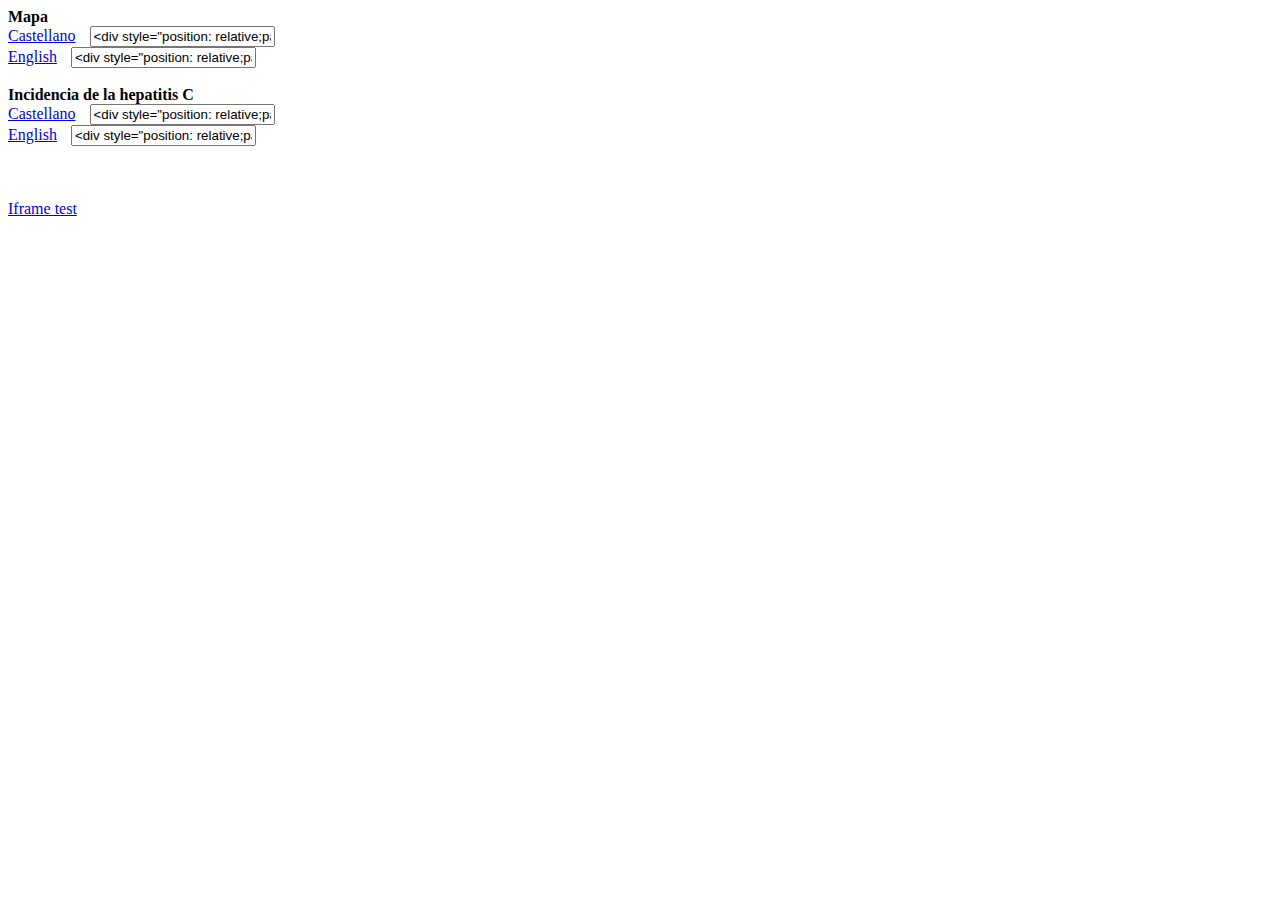
<file: index.html>
<html>
<head>
  <title></title>
  <meta content="">

  <style>
  div {font-weight:bold}
  input[type="text"]{
    margin-left:10px;
  }
  </style>
</head>
<body>
  <div>Mapa</div>
  <a href="1_Mapa/index.html?lang=es">Castellano</a> <input type="text" value='<div style="position: relative;padding-bottom: 98%;padding-top: 25px; height: 0;"><iframe src="http://isglobal.github.io/hepatitis/1_Mapa/index.html?lang=es" scrolling="no" frameborder="0" style="position: absolute;top: 0;  left: 0;width: 100%;height: 100%;"></iframe></div>' /> <br/>
  <a href="1_Mapa/index.html?lang=en">English</a> <input type="text" value='<div style="position: relative;padding-bottom: 98%;padding-top: 25px; height: 0;"><iframe src="http://isglobal.github.io/hepatitis/1_Mapa/index.html?lang=en" scrolling="no" frameborder="0" style="position: absolute;top: 0;  left: 0;width: 100%;height: 100%;"></iframe></div>' />
  <br/><br/>
  <div>Incidencia de la hepatitis C</div>
  <a href="2_Grafico/index.html">Castellano</a> <input type="text" value='<div style="position: relative;padding-bottom: 53%;padding-top: 25px; height: 0;"><iframe src="http://isglobal.github.io/hepatitis/2_Grafico/index.html" scrolling="no" frameborder="0" style="position: absolute;top: 0;  left: 0;width: 100%;height: 100%;"></iframe></div>' /> <br/>
  <a href="2_Grafico/index.html?lang=en">English</a> <input type="text" value='<div style="position: relative;padding-bottom: 53%;padding-top: 25px; height: 0;"><iframe src="http://isglobal.github.io/hepatitis/2_Grafico/index.html?lang=en" scrolling="no" frameborder="0" style="position: absolute;top: 0;  left: 0;width: 100%;height: 100%;"></iframe></div>' />

  <br/><br/>
  <br/><br/>
  <a href="iframe-test.html">Iframe test</a>

  <br/><br/>
</body>
</html>
</file>
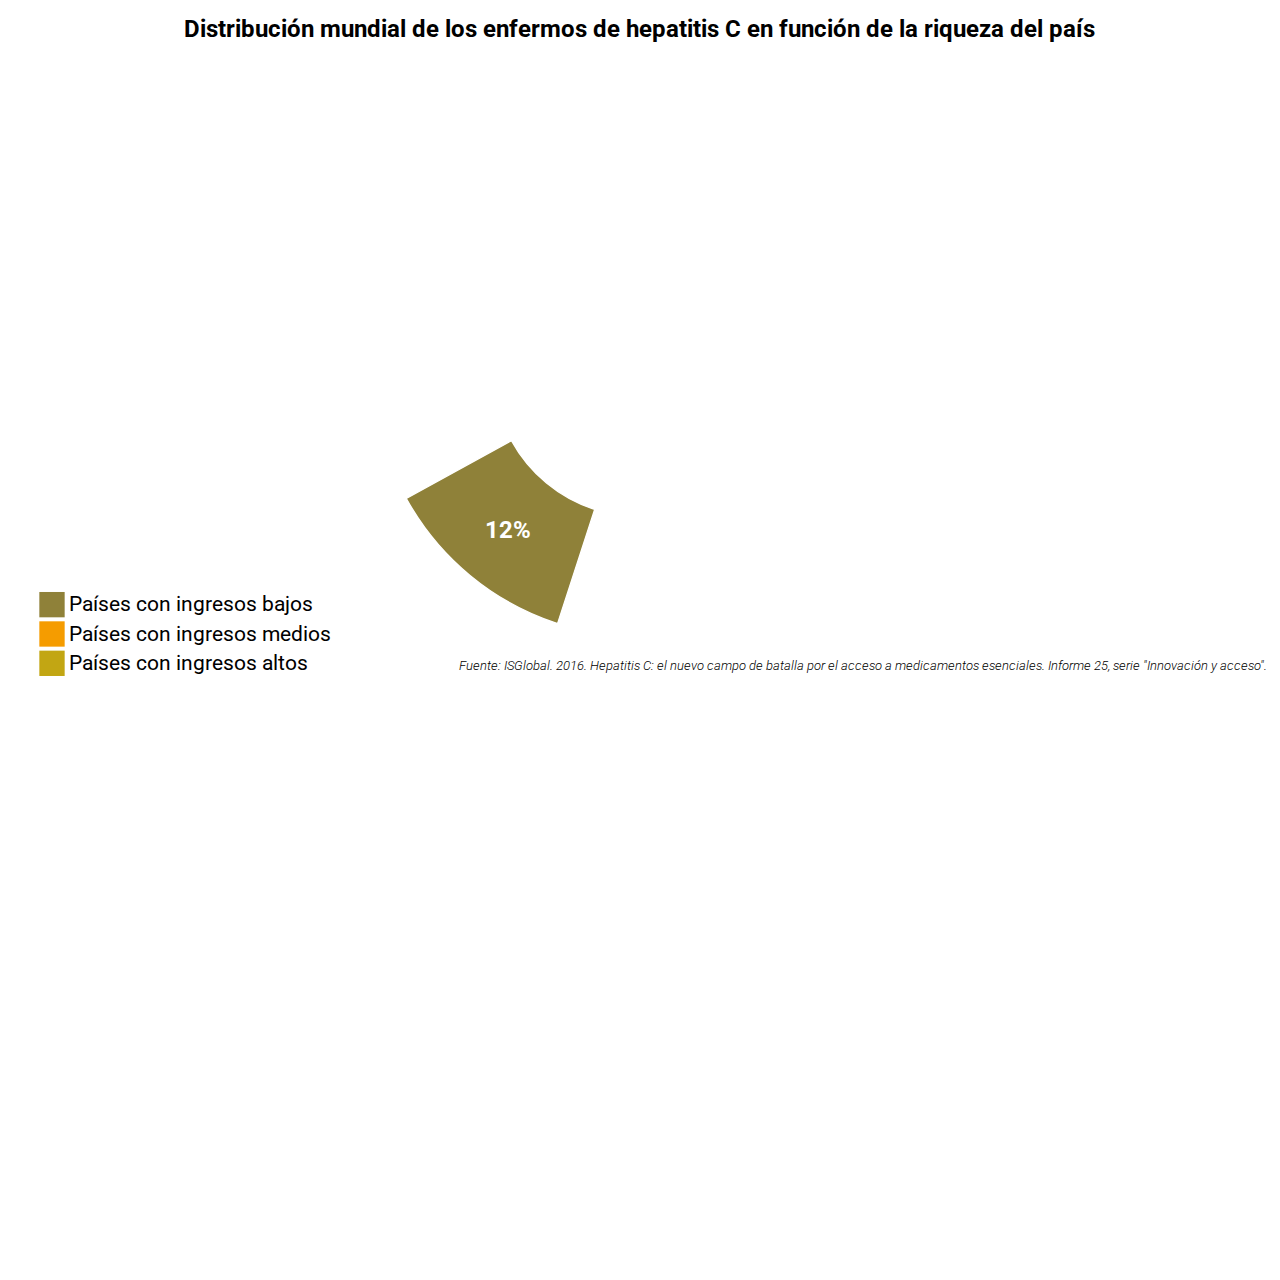
<file: 2_Grafico/index.html>
<!DOCTYPE html>
<meta charset="utf-8">
<link href='https://fonts.googleapis.com/css?family=Lora:400,700,400italic&subset=latin,latin-ext' rel='stylesheet' type='text/css'>
<link href='https://fonts.googleapis.com/css?family=Roboto:400,700' rel='stylesheet' type='text/css'>
<style>

html,body{
  font-family:Roboto;
  width: 100%;
  height: 100%;
  margin: 0;
  padding: 0;
}
.svg-container {
    display: inline-block;
    position: relative;
    width: 100%;
    padding-bottom: 100%; /* aspect ratio */
    vertical-align: top;
    overflow: hidden;
}
.svg-content-responsive {
    display: inline-block;
    position: absolute;
    top: 10px;
    left: 0;
}



.arc text {
  font-size: 18px;
  text-anchor: middle;
  color:#fff;
  fill:#fff;
}

.arc path {
  stroke: #fff;
}

</style>
<body>
<script src="../libs/d3.v3.min.js" charset="utf-8"></script>
<script src="../libs/ijs/i.min.js" charset="utf-8"></script>
<script src="../libs/utils.js" charset="utf-8"></script>
<script src="main.js" charset="utf-8"></script>
</file>
